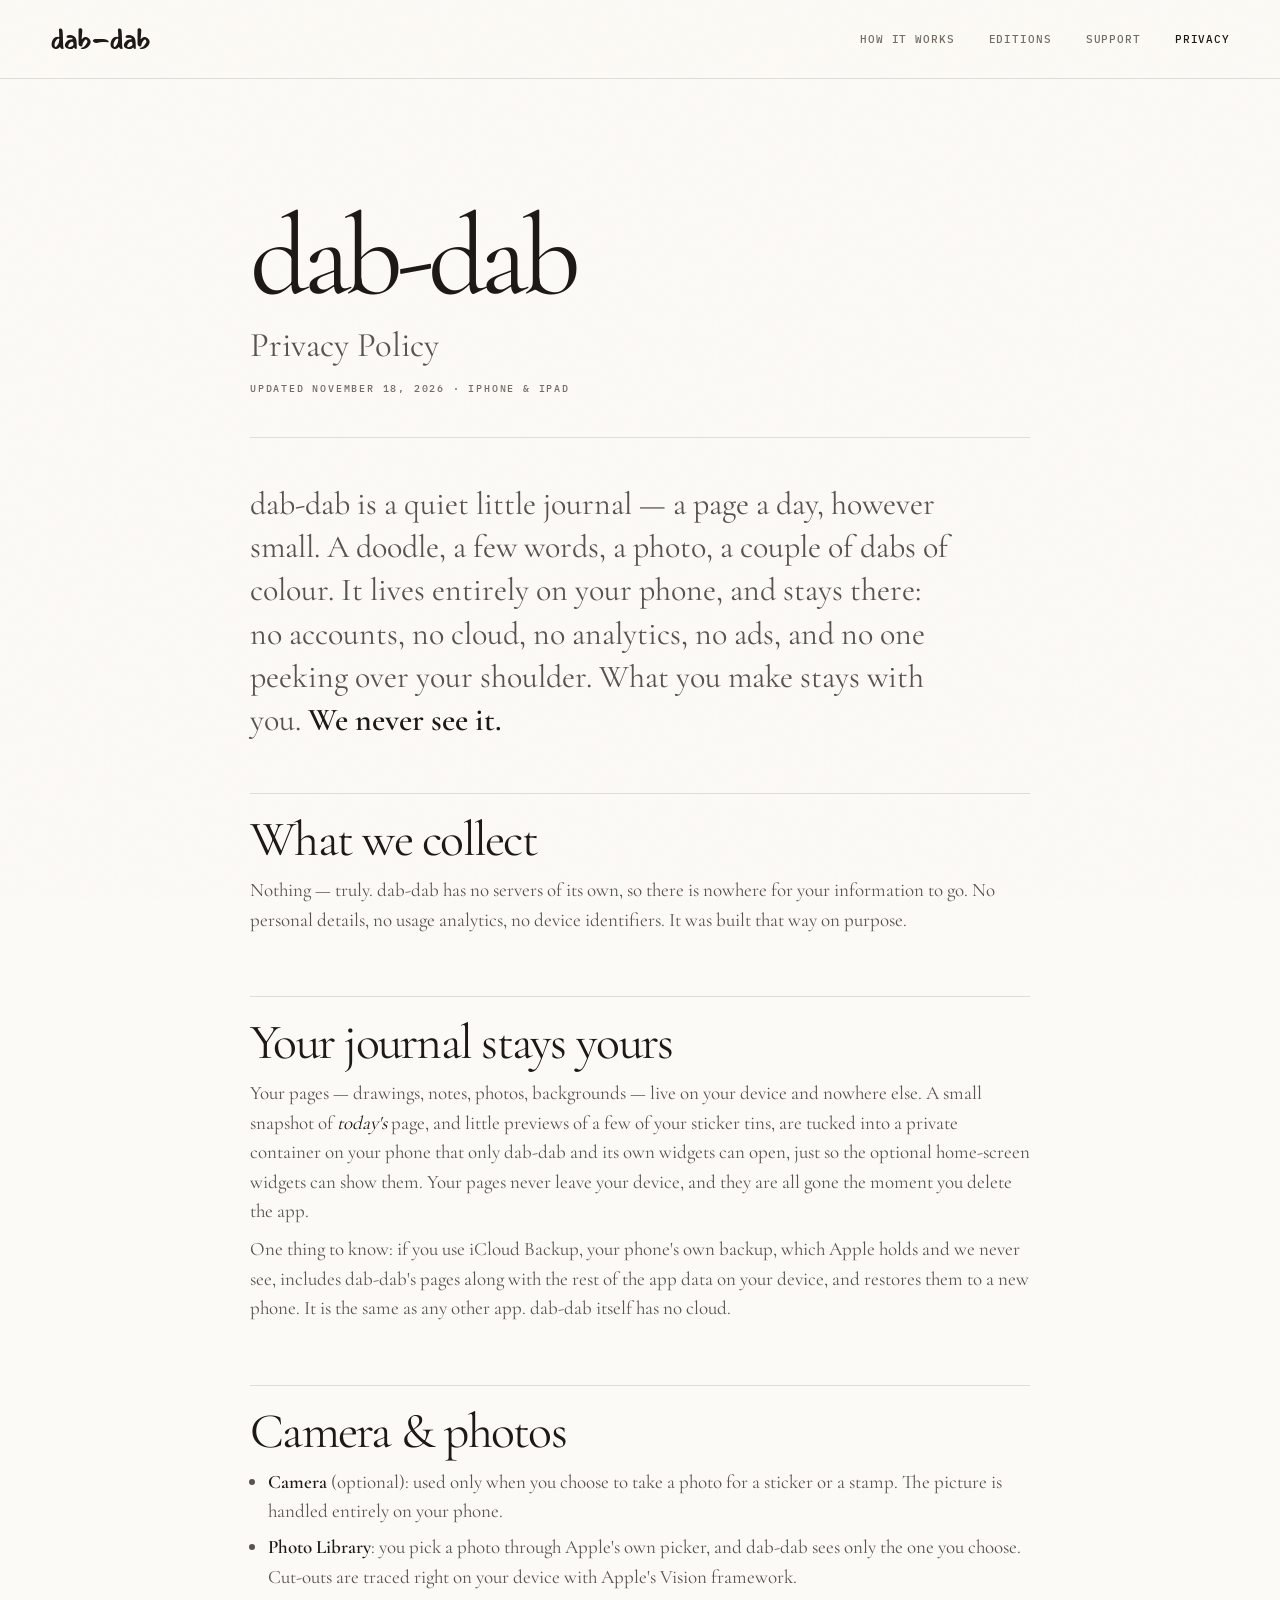
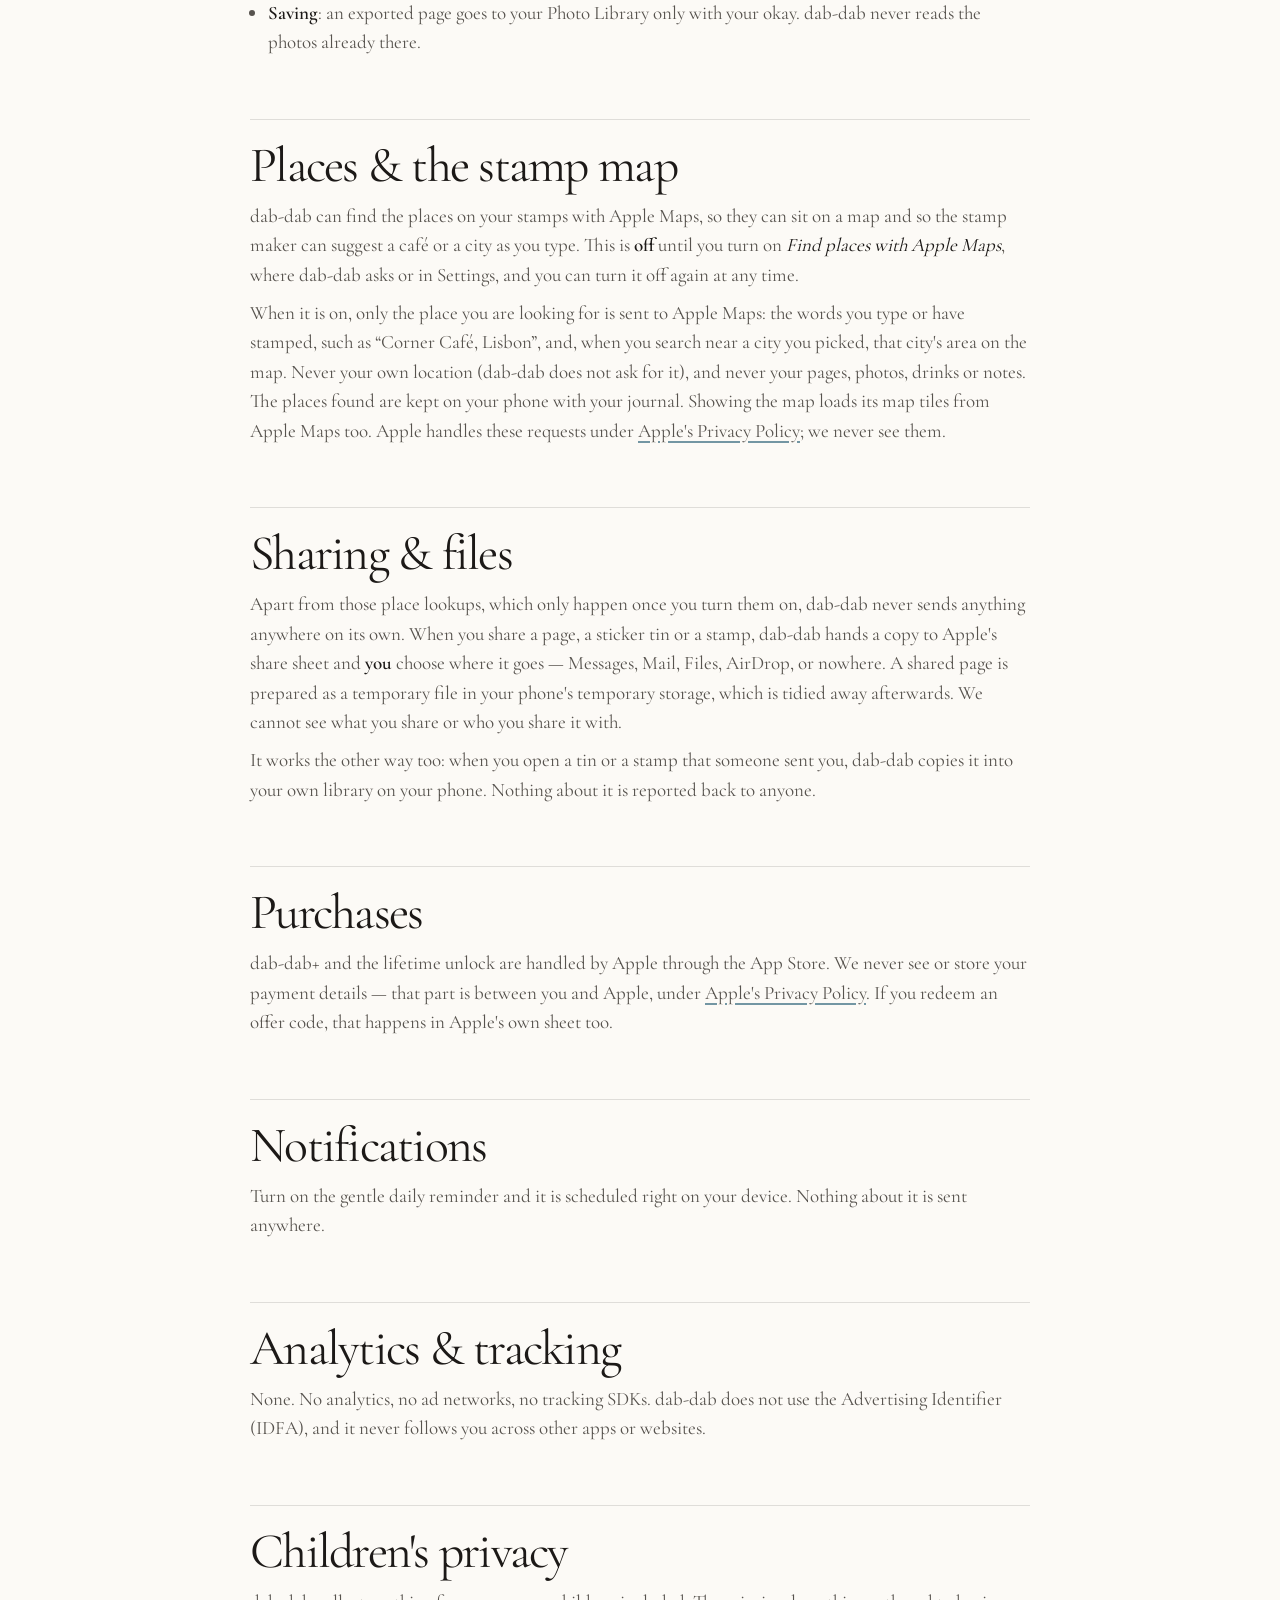
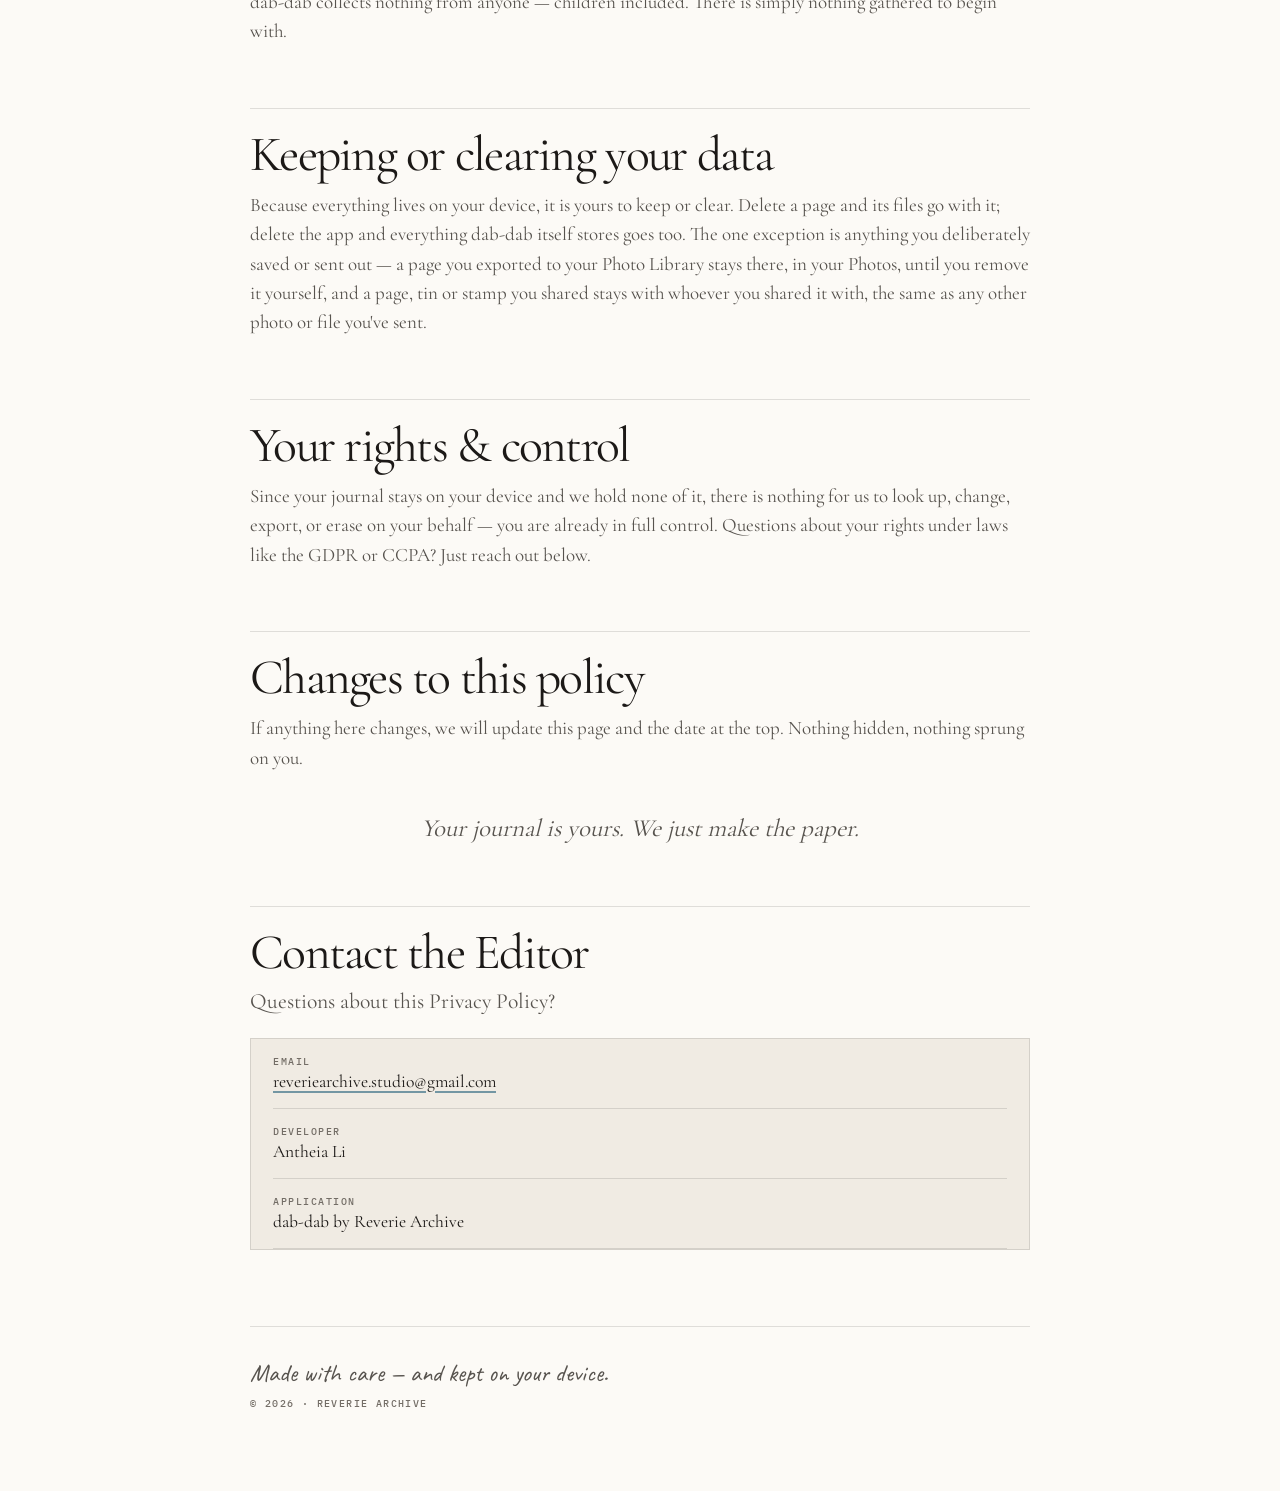
<file: index.html>
<!DOCTYPE html>
<html lang="en">
<head>
  <meta charset="utf-8">
  <meta name="viewport" content="width=device-width, initial-scale=1">
  <meta name="color-scheme" content="light dark">
  <title>dab-dab — Privacy Policy</title>
  <meta name="description" content="Privacy policy for dab-dab. A private, on-device journal that collects nothing.">

  <style>
    /* Self-hosted so this page makes ZERO network requests — fitting for a privacy policy
       (no Google Fonts hotlinking, no trackers). All faces are SIL OFL. */
    @font-face { font-family:'Mansalva'; src:url('fonts/Mansalva-Regular.ttf') format('truetype'); font-weight:400; font-display:swap; }
    @font-face { font-family:'IBM Plex Mono'; src:url('fonts/IBMPlexMono-Regular.ttf') format('truetype'); font-weight:400; font-display:swap; }
    @font-face { font-family:'IBM Plex Mono'; src:url('fonts/IBMPlexMono-Medium.ttf') format('truetype'); font-weight:500; font-display:swap; }
    @font-face { font-family:'Cormorant Garamond'; src:url('fonts/CormorantGaramond-VariableFont_wght.ttf') format('truetype'); font-weight:100 900; font-display:swap; }
    @font-face { font-family:'Caveat'; src:url('fonts/Caveat-VariableFont_wght.ttf') format('truetype'); font-weight:100 900; font-display:swap; }

    /* dab-dab design tokens (mono editorial). Light is the default; Night mirrors the app. */
    :root {
      --paper:#FCFAF6; --wall:#ECE7DE;
      --ink:#1C1917; --ink-body:#57534E; --ink-soft:#736D66;
      --line:rgba(28,25,23,0.10); --line-strong:rgba(28,25,23,0.16);
      --surface:#FFFFFF; --teal:#7396A3;
      --font-mark:'Mansalva', cursive;
      --font-mono:'IBM Plex Mono','SF Mono', ui-monospace, monospace;
      --font-serif:'Cormorant Garamond', Georgia, serif;
      --font-hand:'Caveat', cursive;
      --font-ui:-apple-system, BlinkMacSystemFont, 'Segoe UI', system-ui, sans-serif;
      --r-md:14px; --r-lg:20px;
      --grain:0.04;
    }
    @media (prefers-color-scheme: dark) {
      :root {
        --paper:#171513; --wall:#0E0D0B;
        --ink:#F2EFEA; --ink-body:#A8A29E; --ink-soft:#857F78;
        --line:rgba(242,239,234,0.12); --line-strong:rgba(242,239,234,0.2);
        --surface:#221E1A; --teal:#7DA8A3;
        --grain:0.03;
      }
    }

    * { margin:0; padding:0; box-sizing:border-box; }
    html { -webkit-text-size-adjust:100%; }
    body {
      background:var(--wall); color:var(--ink);
      font-family:var(--font-ui); font-size:16px; line-height:1.65;
      -webkit-font-smoothing:antialiased; text-rendering:optimizeLegibility;
      padding:40px 18px 72px;
    }
    /* The app's faint paper grain, laid over everything (tiny opacity keeps text crisp). */
    body::before {
      content:''; position:fixed; inset:0; z-index:50; pointer-events:none; opacity:var(--grain);
      background-image:url("data:image/svg+xml,%3Csvg width='200' height='200' xmlns='http://www.w3.org/2000/svg'%3E%3Cfilter id='n'%3E%3CfeTurbulence type='fractalNoise' baseFrequency='0.65' numOctaves='3' stitchTiles='stitch'/%3E%3C/filter%3E%3Crect width='100%25' height='100%25' filter='url(%23n)' opacity='0.15'/%3E%3C/svg%3E");
    }

    /* A single warm page, like a day in the journal. */
    .sheet {
      position:relative; max-width:42rem; margin:0 auto;
      background:var(--paper); border:1px solid var(--line-strong); border-radius:var(--r-lg);
      box-shadow:0 2px 5px rgba(28,25,23,0.06), 0 20px 56px rgba(28,25,23,0.12);
      padding:clamp(34px, 6vw, 60px);
    }
    /* A faint inset "matte" frame — the app's bordered-photo edge, applied to the page itself. */
    .sheet::after {
      content:''; position:absolute; inset:13px; pointer-events:none;
      border:1px solid var(--line); border-radius:calc(var(--r-lg) - 7px);
    }

    /* Two dry-brush dabs — the app icon, in CSS. Ink + the one drop of colour. */
    .dabs { display:flex; gap:10px; margin-bottom:20px; }
    .dab { width:26px; height:26px; border-radius:62% 38% 54% 46% / 56% 52% 48% 44%; }
    .dab.ink  { background:var(--ink);  transform:rotate(-9deg); }
    .dab.teal { background:var(--teal); transform:rotate(11deg); }

    h1 { font-family:var(--font-mark); font-weight:400; font-size:clamp(42px, 10vw, 58px);
         line-height:1; letter-spacing:-0.01em; }
    .subtitle { font-family:var(--font-serif); font-style:italic; font-size:1.45rem;
                color:var(--ink-body); margin-top:2px; }
    .meta { font-family:var(--font-mono); font-size:11px; font-weight:500; letter-spacing:1.6px;
            text-transform:uppercase; color:var(--ink-soft); margin-top:16px; }

    .rule { border:0; border-top:1px solid var(--line); margin:26px 0 28px; }

    .lede { font-family:var(--font-serif); font-size:1.5rem; line-height:1.45; color:var(--ink-body); }
    .lede strong { color:var(--ink); font-weight:600; }
    .closing { font-family:var(--font-serif); font-style:italic; font-size:1.4rem; line-height:1.4;
      color:var(--ink-body); text-align:center; margin:2.6rem 0 .2rem; }

    h2 { font-family:var(--font-mark); font-weight:400; font-size:1.6rem; line-height:1.12;
         letter-spacing:-0.005em; margin:2.2rem 0 .6rem; padding-top:1.9rem;
         border-top:1px dashed var(--line-strong); }     /* dashed section rule, like a sticker edge */
    h2:first-of-type { border-top:0; padding-top:.2rem; }
    p { margin:.55rem 0; color:var(--ink-body); }
    p.body-ink { color:var(--ink); }
    ul { padding-left:1.15rem; margin:.5rem 0; color:var(--ink-body); }
    li { margin:.42rem 0; }
    strong { color:var(--ink); font-weight:600; }
    em { color:var(--ink); }

    a { color:var(--ink); text-decoration-line:underline; text-decoration-color:var(--teal);
        text-underline-offset:3px; text-decoration-thickness:1.5px; }
    a:hover { text-decoration-thickness:2.5px; }

    .contact-sub { font-family:var(--font-serif); font-style:italic; font-size:1.2rem;
      color:var(--ink-body); margin:.1rem 0 .1rem; }
    .contact-card { margin-top:1rem; padding:4px 22px; background:var(--surface);
      border:1px solid var(--line-strong); border-radius:var(--r-md); }
    .field { display:flex; flex-direction:column; align-items:center; text-align:center; gap:3px;
             padding:13px 0; border-bottom:1px dashed var(--line); }   /* dashed field rules, echoing the dividers */
    .field:last-child { border-bottom:0; }
    .field .label { font-family:var(--font-mono); font-size:10px; font-weight:500;
      letter-spacing:1.6px; text-transform:uppercase; color:var(--ink-soft); }
    .field .value, .field a { font-family:var(--font-ui); font-size:15px; color:var(--ink); }

    footer { margin-top:3rem; padding-top:1.4rem; border-top:1px solid var(--line); text-align:center; }
    .sig { font-family:var(--font-hand); font-weight:500; font-size:1.65rem; line-height:1.2; color:var(--ink-body); }
    .imprint { font-family:var(--font-mono); font-size:10px; font-weight:500; letter-spacing:2px;
               text-transform:uppercase; color:var(--ink-soft); margin-top:8px; }

    @media (max-width:480px) { body { padding:16px 10px 48px; } .lede { font-size:1.3rem; } }
  </style>
  <link rel="stylesheet" href="styles.css">
</head>
<body>
  <header class="site-header">
    <nav class="nav" aria-label="Primary navigation">
      <a class="wordmark" href="https://reveriearchive-studio.github.io/dab-dab/">dab-dab</a>
      <div class="nav-links"><a href="https://reveriearchive-studio.github.io/dab-dab/how-it-works.html">How it works</a><a href="https://reveriearchive-studio.github.io/dab-dab/editions.html">Editions</a><a href="support.html">Support</a><a href="index.html" aria-current="page">Privacy</a></div>
    </nav>
  </header>
  <main class="sheet">
    <div class="dabs" aria-hidden="true"><span class="dab ink"></span><span class="dab teal"></span></div>

    <h1>dab-dab</h1>
    <p class="subtitle">Privacy Policy</p>
    <p class="meta">Updated November 18, 2026 · iPhone &amp; iPad</p>

    <hr class="rule">

    <p class="lede">
      dab-dab is a quiet little journal — a page a day, however small. A doodle, a few words, a
      photo, a couple of dabs of colour. It lives entirely on your phone, and stays there: no
      accounts, no cloud, no analytics, no ads, and no one peeking over your shoulder. What you make
      stays with you. <strong>We never see it.</strong>
    </p>

    <h2>What we collect</h2>
    <p>
      Nothing — truly. dab-dab has no servers of its own, so there is nowhere for your information to
      go. No personal details, no usage analytics, no device identifiers. It was built that way on
      purpose.
    </p>

    <h2>Your journal stays yours</h2>
    <p>
      Your pages — drawings, notes, photos, backgrounds — live on your device and nowhere else. A
      small snapshot of <em>today's</em> page, and little previews of a few of your sticker tins, are
      tucked into a private container on your phone that only dab-dab and its own widgets can open,
      just so the optional home-screen widgets can show them. Your pages never leave your device, and
      they are all gone the moment you delete the app.
    </p>
    <p>
      One thing to know: if you use iCloud Backup, your phone's own backup, which Apple holds and we
      never see, includes dab-dab's pages along with the rest of the app data on your device, and
      restores them to a new phone. It is the same as any other app. dab-dab itself has no cloud.
    </p>

    <h2>Camera &amp; photos</h2>
    <ul>
      <li><strong>Camera</strong> (optional): used only when you choose to take a photo for a sticker
        or a stamp. The picture is handled entirely on your phone.</li>
      <li><strong>Photo Library</strong>: you pick a photo through Apple's own picker, and dab-dab
        sees only the one you choose. Cut-outs are traced right on your device with Apple's Vision
        framework.</li>
      <li><strong>Saving</strong>: an exported page goes to your Photo Library only with your okay.
        dab-dab never reads the photos already there.</li>
    </ul>

    <h2>Places &amp; the stamp map</h2>
    <p>
      dab-dab can find the places on your stamps with Apple Maps, so they can sit on a map and so the
      stamp maker can suggest a caf&eacute; or a city as you type. This is <strong>off</strong> until
      you turn on <em>Find places with Apple Maps</em>, where dab-dab asks or in Settings, and you can
      turn it off again at any time.
    </p>
    <p>
      When it is on, only the place you are looking for is sent to Apple Maps: the words you type or
      have stamped, such as &ldquo;Corner Caf&eacute;, Lisbon&rdquo;, and, when you search near a
      city you picked, that city's area on the map. Never your own location (dab-dab does not ask for
      it), and never your pages, photos, drinks or notes. The places found are kept on your phone with
      your journal. Showing the map loads its map tiles from Apple Maps too. Apple handles these requests
      under <a href="https://www.apple.com/legal/privacy/">Apple's Privacy Policy</a>; we never see
      them.
    </p>

    <h2>Sharing &amp; files</h2>
    <p>
      Apart from those place lookups, which only happen once you turn them on, dab-dab never sends
      anything anywhere on its own. When you share a page, a sticker tin or a
      stamp, dab-dab hands a copy to Apple's share sheet and <strong>you</strong> choose where it goes
      — Messages, Mail, Files, AirDrop, or nowhere. A shared page is prepared as a temporary file in
      your phone's temporary storage, which is tidied away afterwards. We cannot see what you share
      or who you share it with.
    </p>
    <p>
      It works the other way too: when you open a tin or a stamp that someone sent you, dab-dab copies
      it into your own library on your phone. Nothing about it is reported back to anyone.
    </p>

    <h2>Purchases</h2>
    <p>
      dab-dab+ and the lifetime unlock are handled by Apple through the App Store. We never see or
      store your payment details — that part is between you and Apple, under
      <a href="https://www.apple.com/legal/privacy/">Apple's Privacy Policy</a>. If you redeem an
      offer code, that happens in Apple's own sheet too.
    </p>

    <h2>Notifications</h2>
    <p>
      Turn on the gentle daily reminder and it is scheduled right on your device. Nothing about it is
      sent anywhere.
    </p>

    <h2>Analytics &amp; tracking</h2>
    <p>
      None. No analytics, no ad networks, no tracking SDKs. dab-dab does not use the Advertising
      Identifier (IDFA), and it never follows you across other apps or websites.
    </p>

    <h2>Children's privacy</h2>
    <p>
      dab-dab collects nothing from anyone — children included. There is simply nothing gathered to
      begin with.
    </p>

    <h2>Keeping or clearing your data</h2>
    <p>
      Because everything lives on your device, it is yours to keep or clear. Delete a page and its
      files go with it; delete the app and everything dab-dab itself stores goes too. The one
      exception is anything you deliberately saved or sent out — a page you exported to your Photo
      Library stays there, in your Photos, until you remove it yourself, and a page, tin or stamp you
      shared stays with whoever you shared it with, the same as any other photo or file you've sent.
    </p>

    <h2>Your rights &amp; control</h2>
    <p>
      Since your journal stays on your device and we hold none of it, there is nothing for us to look
      up, change, export, or erase on your behalf — you are already in full control. Questions about
      your rights under laws like the GDPR or CCPA? Just reach out below.
    </p>

    <h2>Changes to this policy</h2>
    <p>
      If anything here changes, we will update this page and the date at the top. Nothing hidden,
      nothing sprung on you.
    </p>

    <p class="closing">Your journal is yours. We just make the paper.</p>

    <h2>Contact the Editor</h2>
    <p class="contact-sub">Questions about this Privacy Policy?</p>
    <div class="contact-card">
      <div class="field">
        <span class="label">Email</span>
        <a href="mailto:reveriearchive.studio@gmail.com">reveriearchive.studio@gmail.com</a>
      </div>
      <div class="field">
        <span class="label">Developer</span>
        <span class="value">Antheia Li</span>
      </div>
      <div class="field">
        <span class="label">Application</span>
        <span class="value">dab-dab by Reverie Archive</span>
      </div>
    </div>

    <footer>
      <p class="sig">Made with care — and kept on your device.</p>
      <p class="imprint">© 2026 · Reverie Archive</p>
    </footer>
  </main>
</body>
</html>
</file>
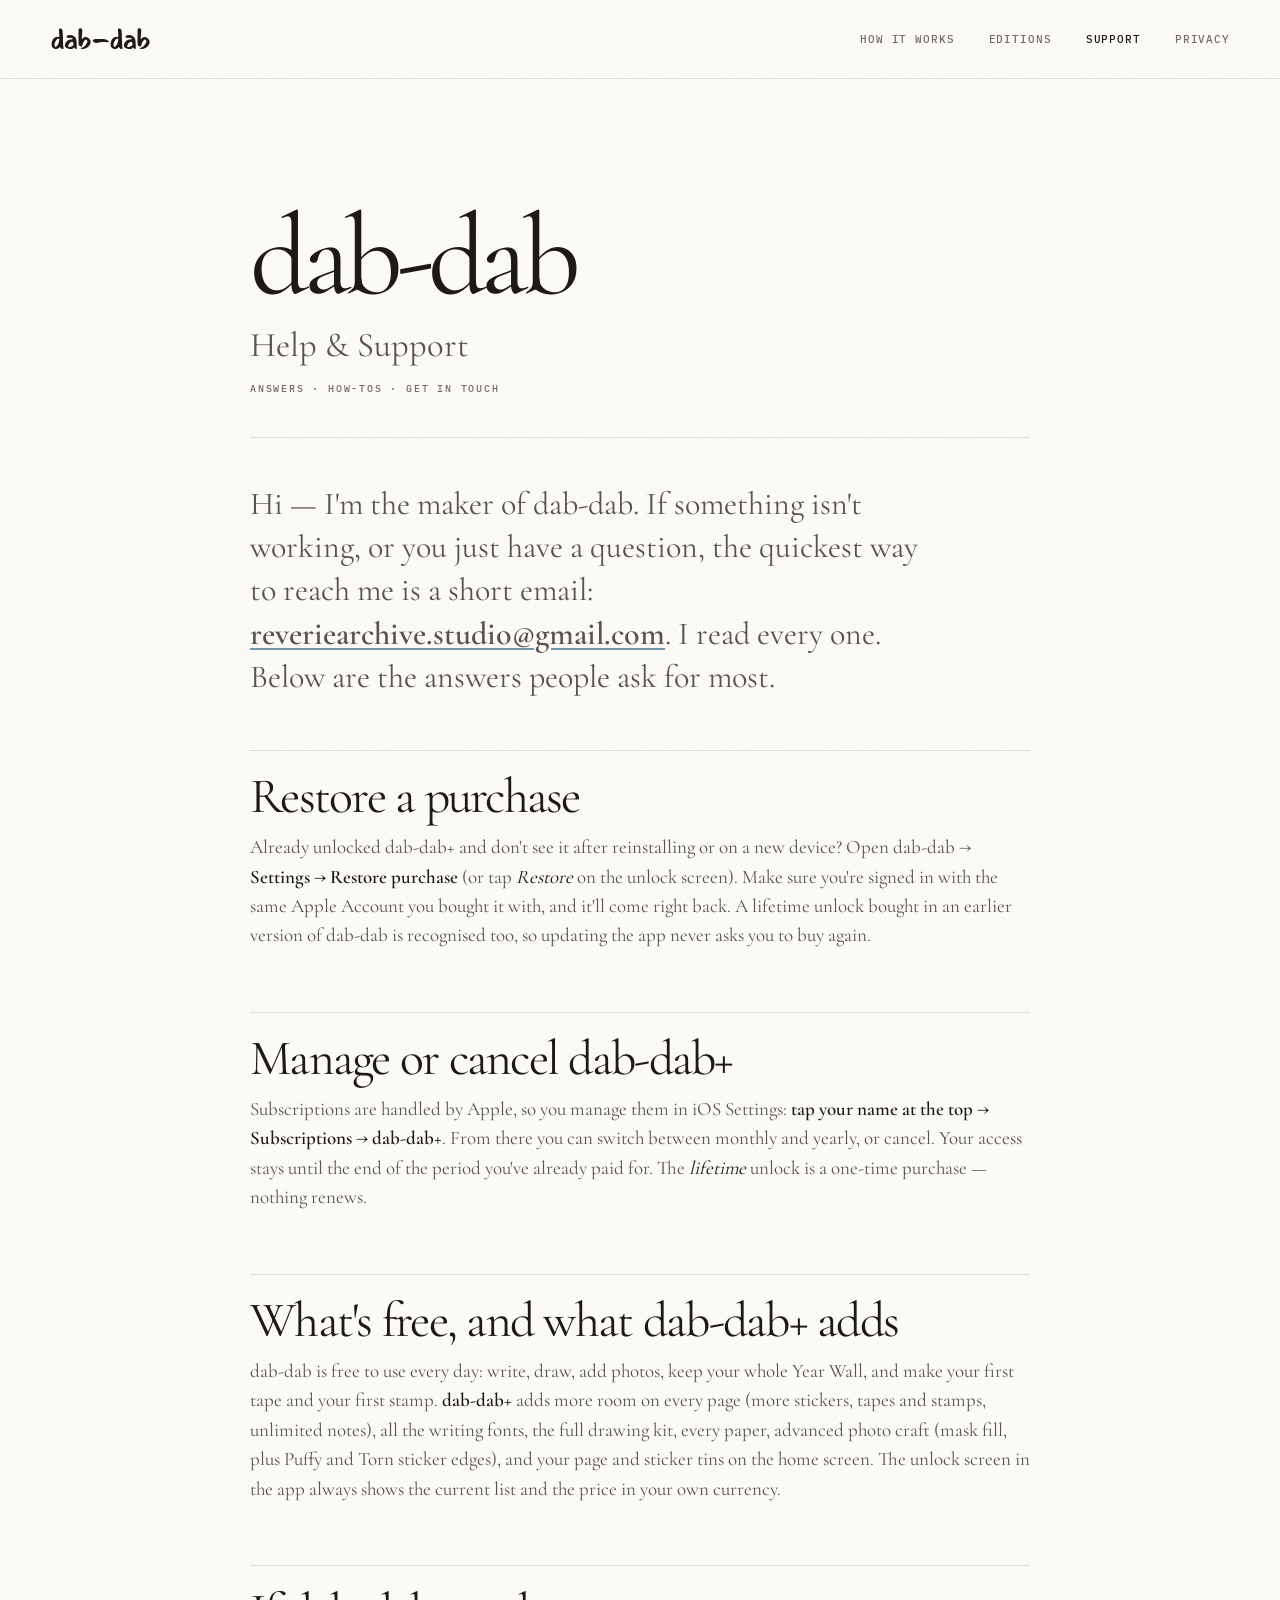
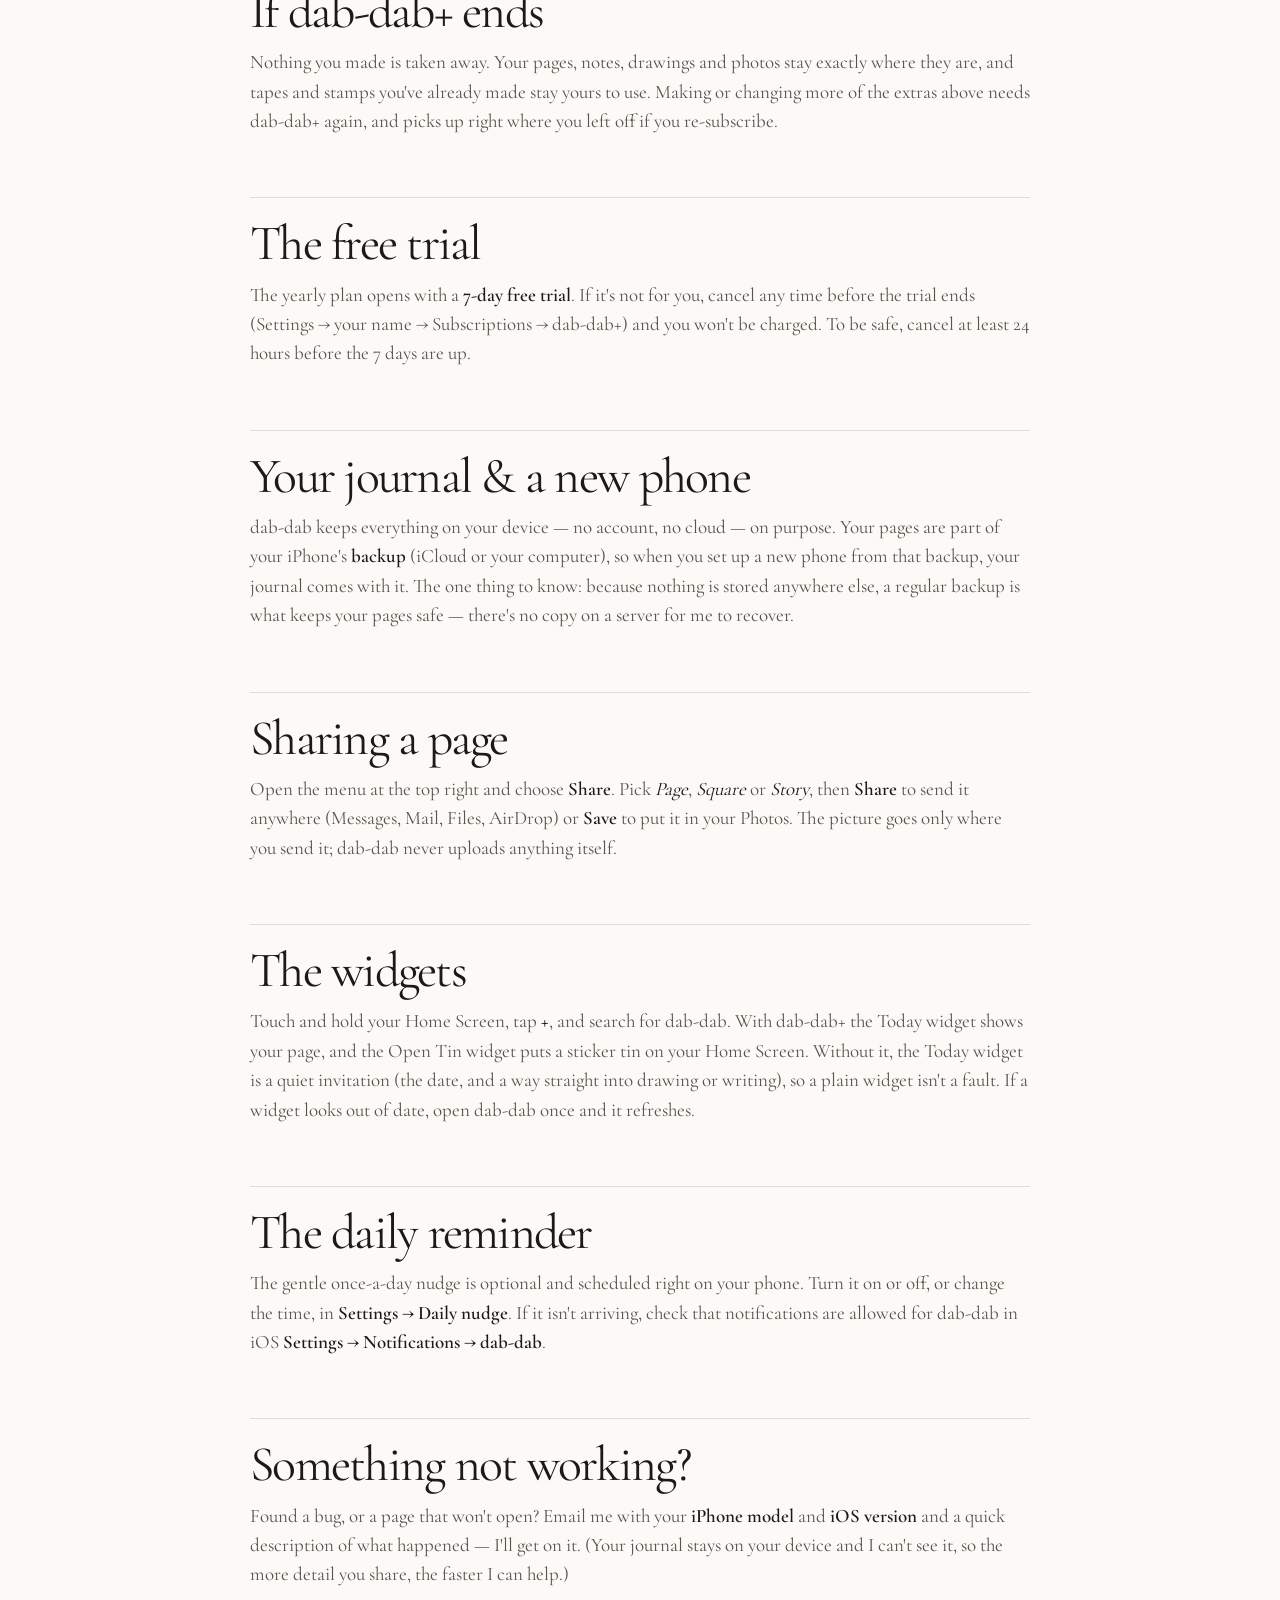
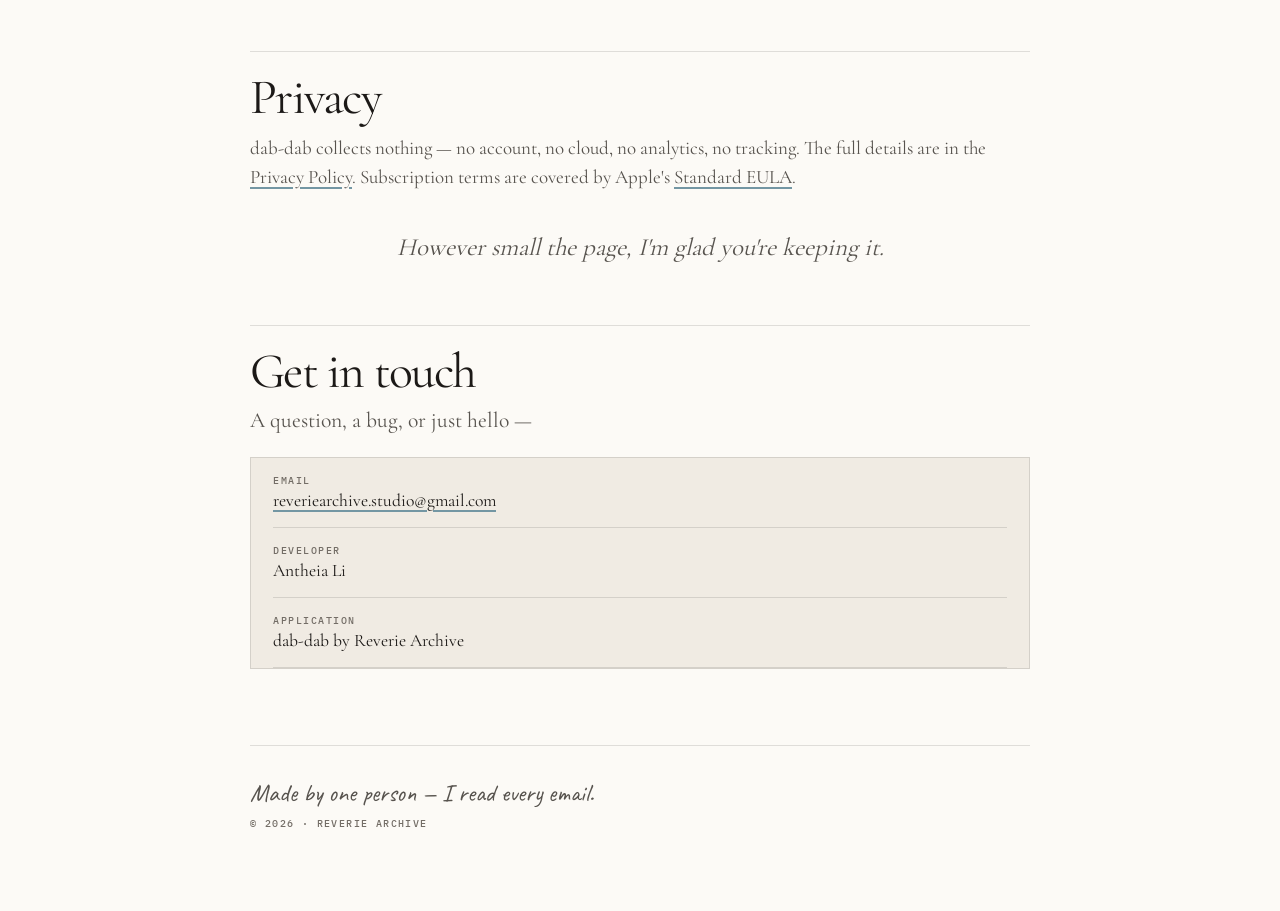
<file: support.html>
<!DOCTYPE html>
<html lang="en">
<head>
  <meta charset="utf-8">
  <meta name="viewport" content="width=device-width, initial-scale=1">
  <meta name="color-scheme" content="light dark">
  <title>dab-dab — Support</title>
  <meta name="description" content="Help and support for dab-dab — a private, on-device doodle journal. Restore purchases, manage dab-dab+, and get in touch.">

  <style>
    /* Self-hosted so this page makes ZERO network requests (matches the privacy page).
       All faces are SIL OFL. */
    @font-face { font-family:'Mansalva'; src:url('fonts/Mansalva-Regular.ttf') format('truetype'); font-weight:400; font-display:swap; }
    @font-face { font-family:'IBM Plex Mono'; src:url('fonts/IBMPlexMono-Regular.ttf') format('truetype'); font-weight:400; font-display:swap; }
    @font-face { font-family:'IBM Plex Mono'; src:url('fonts/IBMPlexMono-Medium.ttf') format('truetype'); font-weight:500; font-display:swap; }
    @font-face { font-family:'Cormorant Garamond'; src:url('fonts/CormorantGaramond-VariableFont_wght.ttf') format('truetype'); font-weight:100 900; font-display:swap; }
    @font-face { font-family:'Caveat'; src:url('fonts/Caveat-VariableFont_wght.ttf') format('truetype'); font-weight:100 900; font-display:swap; }

    /* dab-dab design tokens (mono editorial). Light is the default; Night mirrors the app. */
    :root {
      --paper:#FCFAF6; --wall:#ECE7DE;
      --ink:#1C1917; --ink-body:#57534E; --ink-soft:#736D66;
      --line:rgba(28,25,23,0.10); --line-strong:rgba(28,25,23,0.16);
      --surface:#FFFFFF; --teal:#7396A3;
      --font-mark:'Mansalva', cursive;
      --font-mono:'IBM Plex Mono','SF Mono', ui-monospace, monospace;
      --font-serif:'Cormorant Garamond', Georgia, serif;
      --font-hand:'Caveat', cursive;
      --font-ui:-apple-system, BlinkMacSystemFont, 'Segoe UI', system-ui, sans-serif;
      --r-md:14px; --r-lg:20px;
      --grain:0.04;
    }
    @media (prefers-color-scheme: dark) {
      :root {
        --paper:#171513; --wall:#0E0D0B;
        --ink:#F2EFEA; --ink-body:#A8A29E; --ink-soft:#857F78;
        --line:rgba(242,239,234,0.12); --line-strong:rgba(242,239,234,0.2);
        --surface:#221E1A; --teal:#7DA8A3;
        --grain:0.03;
      }
    }

    * { margin:0; padding:0; box-sizing:border-box; }
    html { -webkit-text-size-adjust:100%; }
    body {
      background:var(--wall); color:var(--ink);
      font-family:var(--font-ui); font-size:16px; line-height:1.65;
      -webkit-font-smoothing:antialiased; text-rendering:optimizeLegibility;
      padding:40px 18px 72px;
    }
    /* The app's faint paper grain, laid over everything (tiny opacity keeps text crisp). */
    body::before {
      content:''; position:fixed; inset:0; z-index:50; pointer-events:none; opacity:var(--grain);
      background-image:url("data:image/svg+xml,%3Csvg width='200' height='200' xmlns='http://www.w3.org/2000/svg'%3E%3Cfilter id='n'%3E%3CfeTurbulence type='fractalNoise' baseFrequency='0.65' numOctaves='3' stitchTiles='stitch'/%3E%3C/filter%3E%3Crect width='100%25' height='100%25' filter='url(%23n)' opacity='0.15'/%3E%3C/svg%3E");
    }

    /* A single warm page, like a day in the journal. */
    .sheet {
      position:relative; max-width:42rem; margin:0 auto;
      background:var(--paper); border:1px solid var(--line-strong); border-radius:var(--r-lg);
      box-shadow:0 2px 5px rgba(28,25,23,0.06), 0 20px 56px rgba(28,25,23,0.12);
      padding:clamp(34px, 6vw, 60px);
    }
    /* A faint inset "matte" frame — the app's bordered-photo edge, applied to the page itself. */
    .sheet::after {
      content:''; position:absolute; inset:13px; pointer-events:none;
      border:1px solid var(--line); border-radius:calc(var(--r-lg) - 7px);
    }

    /* Two dry-brush dabs — the app icon, in CSS. Ink + the one drop of colour. */
    .dabs { display:flex; gap:10px; margin-bottom:20px; }
    .dab { width:26px; height:26px; border-radius:62% 38% 54% 46% / 56% 52% 48% 44%; }
    .dab.ink  { background:var(--ink);  transform:rotate(-9deg); }
    .dab.teal { background:var(--teal); transform:rotate(11deg); }

    h1 { font-family:var(--font-mark); font-weight:400; font-size:clamp(42px, 10vw, 58px);
         line-height:1; letter-spacing:-0.01em; }
    .subtitle { font-family:var(--font-serif); font-style:italic; font-size:1.45rem;
                color:var(--ink-body); margin-top:2px; }
    .meta { font-family:var(--font-mono); font-size:11px; font-weight:500; letter-spacing:1.6px;
            text-transform:uppercase; color:var(--ink-soft); margin-top:16px; }

    .rule { border:0; border-top:1px solid var(--line); margin:26px 0 28px; }

    .lede { font-family:var(--font-serif); font-size:1.5rem; line-height:1.45; color:var(--ink-body); }
    .lede strong { color:var(--ink); font-weight:600; }
    .lede a { font-weight:600; }
    .closing { font-family:var(--font-serif); font-style:italic; font-size:1.4rem; line-height:1.4;
      color:var(--ink-body); text-align:center; margin:2.6rem 0 .2rem; }

    h2 { font-family:var(--font-mark); font-weight:400; font-size:1.6rem; line-height:1.12;
         letter-spacing:-0.005em; margin:2.2rem 0 .6rem; padding-top:1.9rem;
         border-top:1px dashed var(--line-strong); }     /* dashed section rule, like a sticker edge */
    h2:first-of-type { border-top:0; padding-top:.2rem; }
    p { margin:.55rem 0; color:var(--ink-body); }
    p.body-ink { color:var(--ink); }
    ul { padding-left:1.15rem; margin:.5rem 0; color:var(--ink-body); }
    li { margin:.42rem 0; }
    strong { color:var(--ink); font-weight:600; }
    em { color:var(--ink); }

    a { color:var(--ink); text-decoration-line:underline; text-decoration-color:var(--teal);
        text-underline-offset:3px; text-decoration-thickness:1.5px; }
    a:hover { text-decoration-thickness:2.5px; }

    .contact-sub { font-family:var(--font-serif); font-style:italic; font-size:1.2rem;
      color:var(--ink-body); margin:.1rem 0 .1rem; }
    .contact-card { margin-top:1rem; padding:4px 22px; background:var(--surface);
      border:1px solid var(--line-strong); border-radius:var(--r-md); }
    .field { display:flex; flex-direction:column; align-items:center; text-align:center; gap:3px;
             padding:13px 0; border-bottom:1px dashed var(--line); }   /* dashed field rules, echoing the dividers */
    .field:last-child { border-bottom:0; }
    .field .label { font-family:var(--font-mono); font-size:10px; font-weight:500;
      letter-spacing:1.6px; text-transform:uppercase; color:var(--ink-soft); }
    .field .value, .field a { font-family:var(--font-ui); font-size:15px; color:var(--ink); }

    footer { margin-top:3rem; padding-top:1.4rem; border-top:1px solid var(--line); text-align:center; }
    .sig { font-family:var(--font-hand); font-weight:500; font-size:1.65rem; line-height:1.2; color:var(--ink-body); }
    .imprint { font-family:var(--font-mono); font-size:10px; font-weight:500; letter-spacing:2px;
               text-transform:uppercase; color:var(--ink-soft); margin-top:8px; }

    @media (max-width:480px) { body { padding:16px 10px 48px; } .lede { font-size:1.3rem; } }
  </style>
  <link rel="stylesheet" href="styles.css">
</head>
<body>
  <header class="site-header">
    <nav class="nav" aria-label="Primary navigation">
      <a class="wordmark" href="https://reveriearchive-studio.github.io/dab-dab/">dab-dab</a>
      <div class="nav-links"><a href="https://reveriearchive-studio.github.io/dab-dab/how-it-works.html">How it works</a><a href="https://reveriearchive-studio.github.io/dab-dab/editions.html">Editions</a><a href="support.html" aria-current="page">Support</a><a href="index.html">Privacy</a></div>
    </nav>
  </header>
  <main class="sheet">
    <div class="dabs" aria-hidden="true"><span class="dab ink"></span><span class="dab teal"></span></div>

    <h1>dab-dab</h1>
    <p class="subtitle">Help &amp; Support</p>
    <p class="meta">Answers · How-tos · Get in touch</p>

    <hr class="rule">

    <p class="lede">
      Hi — I'm the maker of dab-dab. If something isn't working, or you just have a question, the
      quickest way to reach me is a short email:
      <a href="mailto:reveriearchive.studio@gmail.com">reveriearchive.studio@gmail.com</a>.
      I read every one. Below are the answers people ask for most.
    </p>

    <h2>Restore a purchase</h2>
    <p>
      Already unlocked dab-dab+ and don't see it after reinstalling or on a new device? Open
      dab-dab → <strong>Settings → Restore purchase</strong> (or tap <em>Restore</em> on the unlock
      screen). Make sure you're signed in with the same Apple Account you bought it with, and it'll
      come right back. A lifetime unlock bought in an earlier version of dab-dab is recognised too, so
      updating the app never asks you to buy again.
    </p>

    <h2>Manage or cancel dab-dab+</h2>
    <p>
      Subscriptions are handled by Apple, so you manage them in iOS Settings:
      <strong>tap your name at the top → Subscriptions → dab-dab+</strong>. From there you can switch
      between monthly and yearly, or cancel. Your access stays until the end of the period you've
      already paid for. The <em>lifetime</em> unlock is a one-time purchase — nothing renews.
    </p>

    <h2>What's free, and what dab-dab+ adds</h2>
    <p>
      dab-dab is free to use every day: write, draw, add photos, keep your whole Year Wall, and make
      your first tape and your first stamp. <strong>dab-dab+</strong> adds more room on every page
      (more stickers, tapes and stamps, unlimited notes), all the writing fonts, the full drawing kit,
      every paper, advanced photo craft (mask fill, plus Puffy and Torn sticker edges), and your page
      and sticker tins on the home screen. The unlock screen in the app always shows the current list
      and the price in your own currency.
    </p>

    <h2>If dab-dab+ ends</h2>
    <p>
      Nothing you made is taken away. Your pages, notes, drawings and photos stay exactly where they
      are, and tapes and stamps you've already made stay yours to use. Making or changing more of the
      extras above needs dab-dab+ again, and picks up right where you left off if you re-subscribe.
    </p>

    <h2>The free trial</h2>
    <p>
      The yearly plan opens with a <strong>7-day free trial</strong>. If it's not for you, cancel any
      time before the trial ends (Settings → your name → Subscriptions → dab-dab+) and you won't be
      charged. To be safe, cancel at least 24 hours before the 7 days are up.
    </p>

    <h2>Your journal &amp; a new phone</h2>
    <p>
      dab-dab keeps everything on your device — no account, no cloud — on purpose. Your pages are part
      of your iPhone's <strong>backup</strong> (iCloud or your computer), so when you set up a new
      phone from that backup, your journal comes with it. The one thing to know: because nothing is
      stored anywhere else, a regular backup is what keeps your pages safe — there's no copy on a
      server for me to recover.
    </p>

    <h2>Sharing a page</h2>
    <p>
      Open the menu at the top right and choose <strong>Share</strong>. Pick <em>Page</em>,
      <em>Square</em> or <em>Story</em>, then <strong>Share</strong> to send it anywhere (Messages,
      Mail, Files, AirDrop) or <strong>Save</strong> to put it in your Photos. The picture goes only
      where you send it; dab-dab never uploads anything itself.
    </p>

    <h2>The widgets</h2>
    <p>
      Touch and hold your Home Screen, tap <strong>+</strong>, and search for dab-dab. With dab-dab+
      the Today widget shows your page, and the Open Tin widget puts a sticker tin on your Home
      Screen. Without it, the Today widget is a quiet invitation (the date, and a way straight into
      drawing or writing), so a plain widget isn't a fault. If a widget looks out of date, open dab-dab
      once and it refreshes.
    </p>

    <h2>The daily reminder</h2>
    <p>
      The gentle once-a-day nudge is optional and scheduled right on your phone. Turn it on or off, or
      change the time, in <strong>Settings → Daily nudge</strong>. If it isn't arriving, check that
      notifications are allowed for dab-dab in iOS <strong>Settings → Notifications → dab-dab</strong>.
    </p>

    <h2>Something not working?</h2>
    <p>
      Found a bug, or a page that won't open? Email me with your <strong>iPhone model</strong> and
      <strong>iOS version</strong> and a quick description of what happened — I'll get on it. (Your
      journal stays on your device and I can't see it, so the more detail you share, the faster I can
      help.)
    </p>

    <h2>Privacy</h2>
    <p>
      dab-dab collects nothing — no account, no cloud, no analytics, no tracking. The full details are
      in the <a href="index.html">Privacy Policy</a>. Subscription terms are covered by Apple's
      <a href="https://www.apple.com/legal/internet-services/itunes/dev/stdeula/">Standard EULA</a>.
    </p>

    <p class="closing">However small the page, I'm glad you're keeping it.</p>

    <h2>Get in touch</h2>
    <p class="contact-sub">A question, a bug, or just hello —</p>
    <div class="contact-card">
      <div class="field">
        <span class="label">Email</span>
        <a href="mailto:reveriearchive.studio@gmail.com">reveriearchive.studio@gmail.com</a>
      </div>
      <div class="field">
        <span class="label">Developer</span>
        <span class="value">Antheia Li</span>
      </div>
      <div class="field">
        <span class="label">Application</span>
        <span class="value">dab-dab by Reverie Archive</span>
      </div>
    </div>

    <footer>
      <p class="sig">Made by one person — I read every email.</p>
      <p class="imprint">© 2026 · Reverie Archive</p>
    </footer>
  </main>
</body>
</html>
</file>
<file: styles.css>
:root {
  --paper: #fcfaf6;
  --cream: #f0ebe3;
  --stone: #dbd6cc;
  --ink: #1c1917;
  --body: #57534e;
  --soft: #736d66;
  --line: rgba(28, 25, 23, .13);
  --line-strong: rgba(28, 25, 23, .22);
  --teal: #7396a3;
  --terracotta: #b5613f;
  --serif: 'Cormorant Garamond', Georgia, serif;
  --mono: 'IBM Plex Mono', ui-monospace, monospace;
  --hand: Caveat, cursive;
  --mark: Mansalva, cursive;
}

* { box-sizing: border-box; }
html { scroll-behavior: smooth; }
body {
  margin: 0;
  padding: 0 0 72px;
  background: var(--paper);
  color: var(--ink);
  font-family: var(--serif);
  font-size: 19px;
  line-height: 1.55;
  -webkit-font-smoothing: antialiased;
}
body::before {
  opacity: .035 !important;
  background-image: url("data:image/svg+xml,%3Csvg width='180' height='180' xmlns='http://www.w3.org/2000/svg'%3E%3Cfilter id='n'%3E%3CfeTurbulence type='fractalNoise' baseFrequency='.72' numOctaves='3' stitchTiles='stitch'/%3E%3C/filter%3E%3Crect width='100%25' height='100%25' filter='url(%23n)' opacity='.35'/%3E%3C/svg%3E") !important;
}
a { color: inherit; text-decoration-color: var(--teal); text-underline-offset: 4px; }

.site-header {
  position: sticky;
  top: 0;
  z-index: 10;
  border-bottom: 1px solid var(--line);
  background: rgba(252,250,246,.9);
  backdrop-filter: blur(14px);
}
.nav {
  width: min(calc(100% - 40px), 1180px);
  min-height: 78px;
  margin: auto;
  display: flex;
  align-items: center;
  justify-content: space-between;
  gap: 24px;
}
.wordmark { color: var(--ink); font: 31px var(--mark); letter-spacing: -.03em; text-decoration: none; }
.nav-links { display: flex; gap: clamp(14px, 3vw, 34px); align-items: center; font: 500 11px var(--mono); letter-spacing: .08em; text-transform: uppercase; }
.nav-links a { color: var(--soft); text-decoration: none; }
.nav-links a:hover, .nav-links a[aria-current='page'] { color: var(--ink); }

.sheet {
  max-width: 820px !important;
  margin: 0 auto !important;
  padding: clamp(78px, 10vw, 140px) 20px 0 !important;
  background: transparent !important;
  border: 0 !important;
  border-radius: 0 !important;
  box-shadow: none !important;
}
.sheet::after { display: none !important; }
.dabs { display: none !important; }
.sheet h1 {
  margin: 0;
  color: var(--ink);
  font: 400 clamp(4rem, 9vw, 7.8rem)/.86 var(--serif);
  letter-spacing: -.055em;
}
.subtitle { margin-top: 20px !important; color: var(--body) !important; font: 400 clamp(1.5rem, 2.7vw, 2.2rem)/1.1 var(--serif) !important; font-style: normal !important; }
.meta { margin-top: 18px !important; color: var(--soft) !important; font: 500 10px/1.3 var(--mono) !important; letter-spacing: .18em !important; }
.rule { margin: 42px 0 44px !important; border-color: var(--line) !important; }
.lede { max-width: 700px; color: var(--body) !important; font: 400 clamp(1.45rem, 2.5vw, 2rem)/1.35 var(--serif) !important; }
.sheet p, .sheet li { color: var(--body); }
.sheet h2 {
  margin: 62px 0 12px !important;
  padding: 22px 0 0 !important;
  border-top: 1px solid var(--line) !important;
  color: var(--ink);
  font: 400 clamp(2rem, 4vw, 3.1rem)/.95 var(--serif) !important;
  letter-spacing: -.035em !important;
}
.sheet h2:first-of-type { margin-top: 52px !important; padding-top: 22px !important; border-top: 1px solid var(--line) !important; }
.sheet strong { color: var(--ink); }
.sheet em { color: var(--ink); }
.contact-sub { color: var(--body) !important; font: 400 1.35rem var(--serif) !important; font-style: normal !important; }
.contact-card { margin-top: 24px !important; padding: 0 22px !important; background: var(--cream) !important; border: 1px solid var(--line) !important; border-radius: 0 !important; }
.field { align-items: flex-start !important; text-align: left !important; padding: 16px 0 !important; border-bottom: 1px solid var(--line) !important; }
.field .label { color: var(--soft) !important; font: 500 10px var(--mono) !important; letter-spacing: .15em !important; }
.field .value, .field a { color: var(--ink) !important; font: 400 1.1rem var(--serif) !important; }
.closing { color: var(--body) !important; font: 400 1.55rem/1.2 var(--serif) !important; font-style: italic !important; }
.sheet footer { margin-top: 76px !important; padding: 22px 0 0 !important; border-top: 1px solid var(--line) !important; text-align: left !important; }
.sig { color: var(--body) !important; font: 400 1.55rem var(--hand) !important; }
.imprint { color: var(--soft) !important; font: 500 10px var(--mono) !important; letter-spacing: .14em !important; }

@media (max-width: 700px) {
  .nav { min-height: 68px; width: min(calc(100% - 28px), 1180px); }
  .nav-links { gap: 12px; font-size: 9px; }
  .sheet { padding-top: 74px !important; }
}
@media (max-width: 520px) {
  body { font-size: 17px; }
  .nav-links { gap: 7px; font-size: 8px; letter-spacing: .04em; }
  .wordmark { font-size: 27px; }
  .sheet { padding-inline: 14px !important; }
  .sheet h1 { font-size: clamp(3.7rem, 18vw, 5.8rem); }
}
</file>
